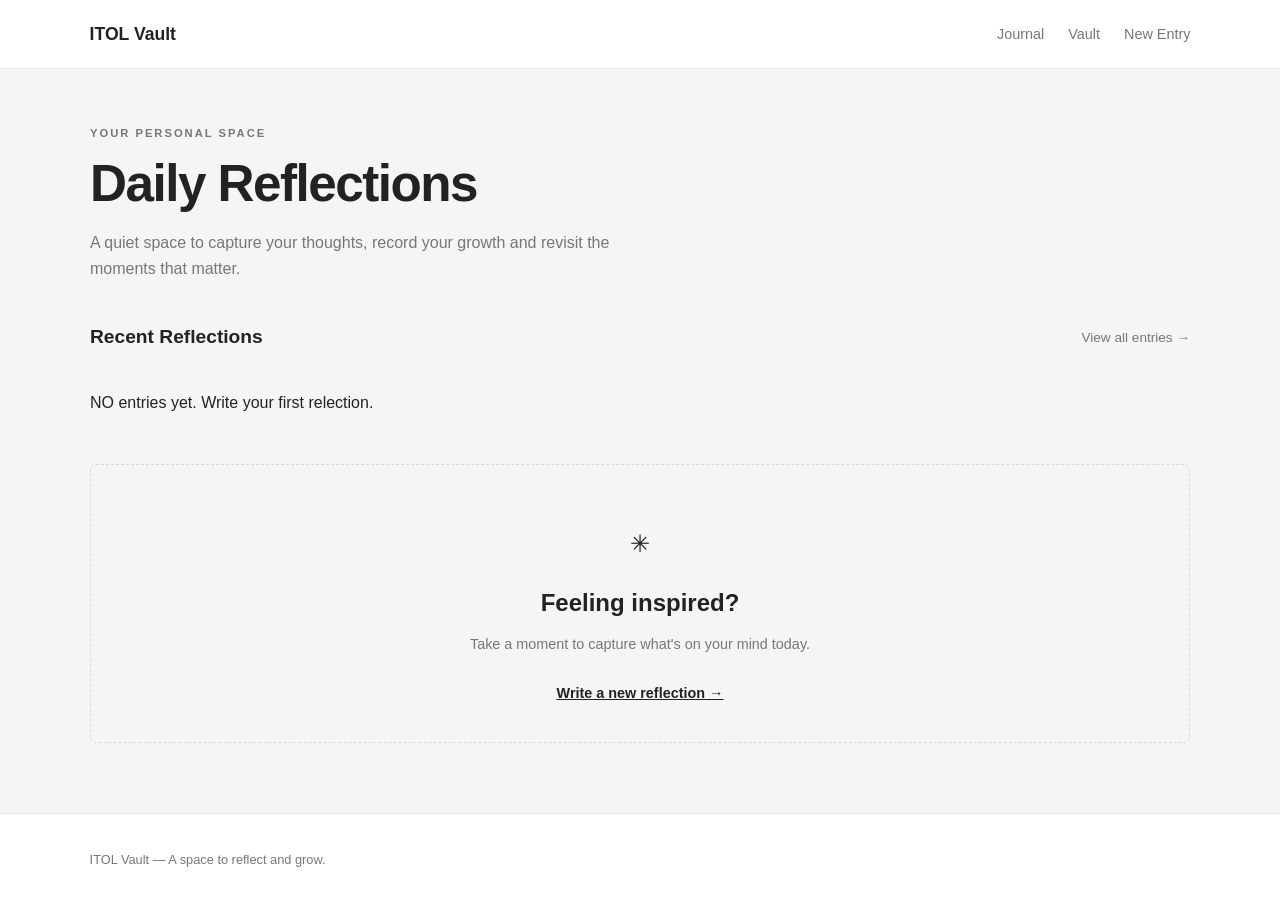
<file: index.html>
<!DOCTYPE html>
<html lang="en">
<head>
  <meta charset="UTF-8">
  <meta name="viewport" content="width=device-width, initial-scale=1.0">
  <meta name="description" content="A personal space for recording and revisiting daily reflections.">
  <title>ITOL Vault | Daily Reflections</title>
  <link rel="stylesheet" href="style.css">
  <script src="app.js" defer></script>
</head>
<body>

<header class="site-header">
  <a class="brand" href="index.html">ITOL Vault</a>

  <button
    class="menu-toggle"
    id="menuToggle"
    type="button"
    aria-label="Open navigation menu"
    aria-expanded="false"
    aria-controls="mainNavigation"
  >
    <span></span>
    <span></span>
    <span></span>
  </button>

  <nav id="mainNavigation" aria-label="Main navigation">
    <a href="index.html">Journal</a>
    <a href="vault.html">Vault</a>
    <a href="new-entry.html">New Entry</a>
  </nav>
</header>


  <main class="container">
    <section class="intro">
      <p class="eyebrow">YOUR PERSONAL SPACE</p>
      <h1>Daily Reflections</h1>
      <p>A quiet space to capture your thoughts, record your growth and revisit the moments that matter.</p>
    </section>

    <section class="entries-section" aria-labelledby="entries-heading">
      <div class="section-heading">
        <h2 id="entries-heading">Recent Reflections</h2>
        <a href="vault.html">View all entries →</a>
      </div>


<div id="recentEntries" class="entries-grid">
</div>

    </section>

    <section class="inspiration">
      <p class="inspiration-icon" aria-hidden="true">✳</p>
      <h2>Feeling inspired?</h2>
      <p>Take a moment to capture what's on your mind today.</p>
      <a href="new-entry.html">Write a new reflection →</a>
    </section>
  </main>

  <footer class="site-footer">
    <p>ITOL Vault — A space to reflect and grow.</p>
  </footer>
</body>
</html>
</file>
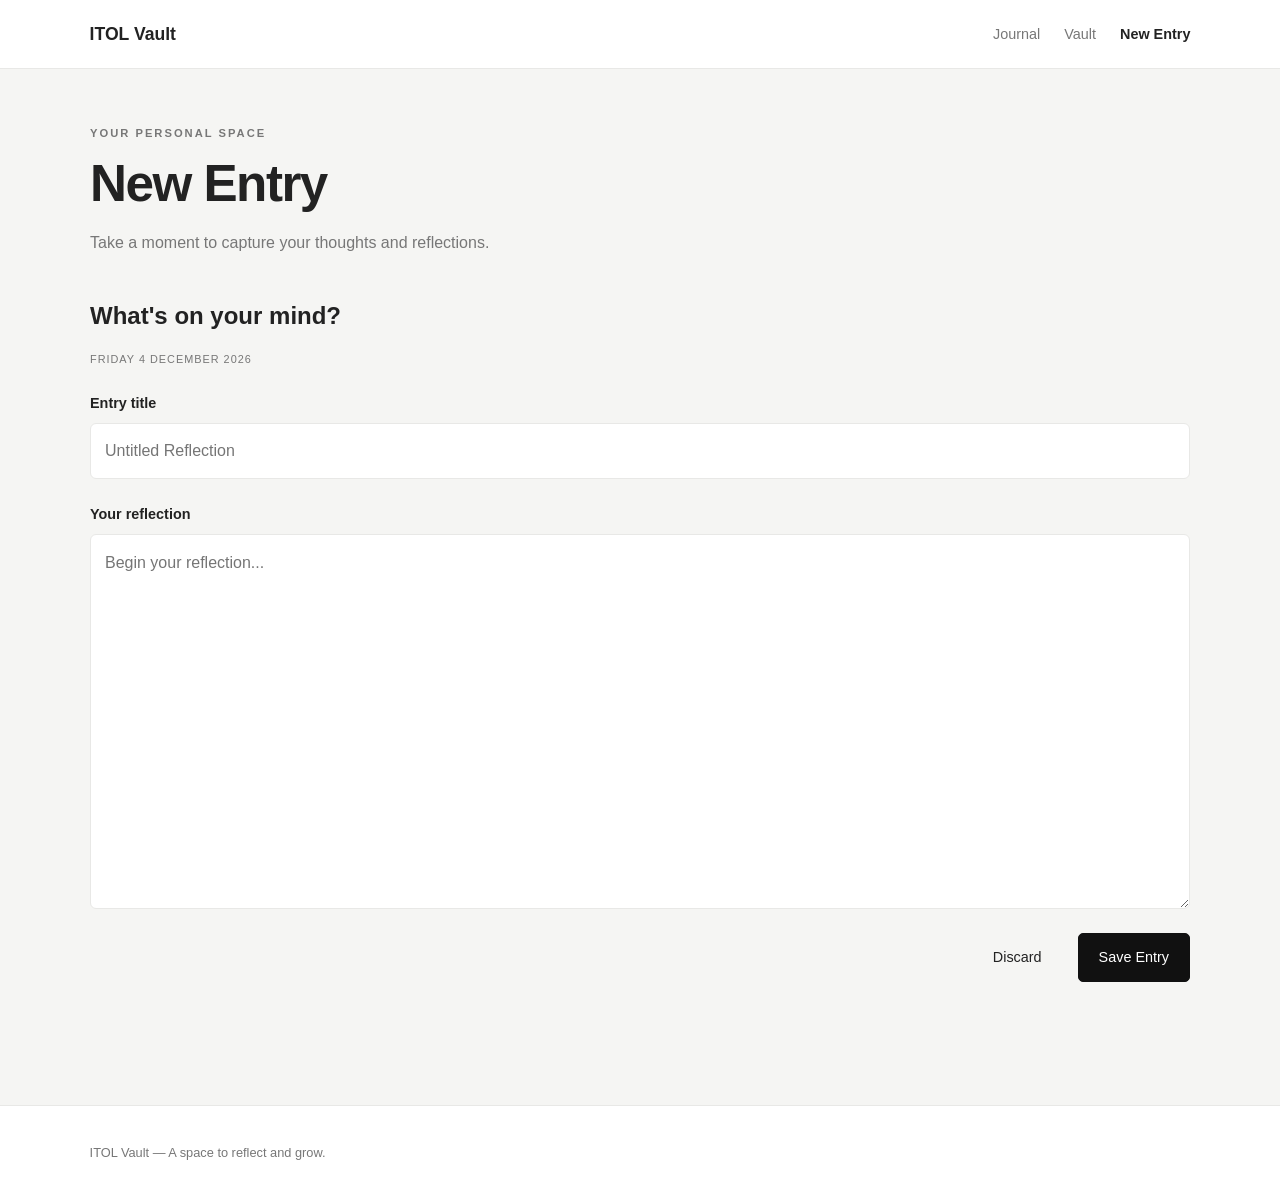
<file: new-entry.html>
<!doctype html>
<html lang="en">
  <head>
    <meta charset="UTF-8" />
    <meta name="viewport" content="width=device-width, initial-scale=1.0" />
    <meta
      name="description"
      content="Create a new personal journal entry in ITOL Vault."
    />
    <title>New Entry | ITOL Vault</title>
    <link rel="stylesheet" href="style.css" />
    <script src="app.js" defer></script>
  </head>
  <body>

<header class="site-header">
  <a class="brand" href="index.html">ITOL Vault</a>

  <button
    class="menu-toggle"
    id="menuToggle"
    type="button"
    aria-label="Open navigation menu"
    aria-expanded="false"
    aria-controls="mainNavigation"
  >
    <span></span>
    <span></span>
    <span></span>
  </button>

  <nav id="mainNavigation" aria-label="Main navigation">
    <a href="index.html">Journal</a>
    <a href="vault.html">Vault</a>
    <a href="new-entry.html" aria-current="page">New Entry</a>
  </nav>
</header>


    <main class="container">
      <section class="intro">
        <p class="eyebrow">YOUR PERSONAL SPACE</p>
        <h1>New Entry</h1>
        <p>Take a moment to capture your thoughts and reflections.</p>
      </section>

      <section aria-labelledby="entry-form-heading">
        <h2 id="entry-form-heading">What's on your mind?</h2>

        <form id="entryForm">
          <p class="entry-date" id="entryDate"></p>

          <div class="form-field">
            <label for="entryTitle">Entry title</label>
            <input
              type="text"
              id="entryTitle"
              name="title"
              placeholder="Untitled Reflection"
              required
            />
          </div>

          <div class="form-field">
            <label for="entryBody">Your reflection</label>
            <textarea
              id="entryBody"
              name="body"
              rows="12"
              placeholder="Begin your reflection..."
              required
            ></textarea>
          </div>

          <div class="form-actions">
            <a class="secondary-button" href="index.html">Discard</a>

            <button class="primary-button" id="saveEntryButton" type="submit">
              Save Entry
            </button>
          </div>

          <p id="formMessage" role="status" aria-live="polite"></p>
        </form>
      </section>
    </main>

    <footer class="site-footer">
      <p>ITOL Vault — A space to reflect and grow.</p>
    </footer>
  </body>
</html>
</file>
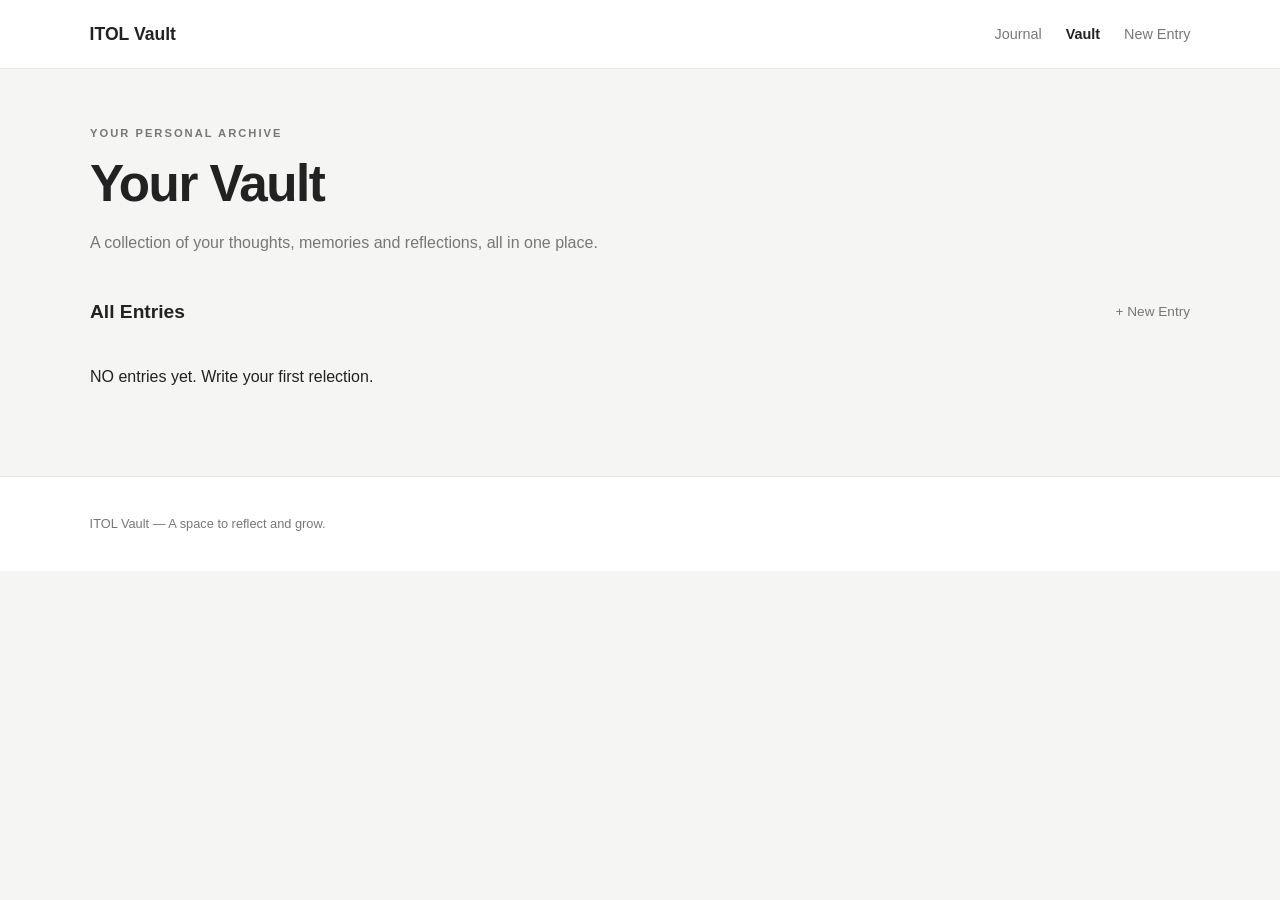
<file: vault.html>
<!DOCTYPE html>
<html lang="en">
<head>
  <meta charset="UTF-8">
  <meta name="viewport" content="width=device-width, initial-scale=1.0">
  <meta name="description" content="Browse all your saved reflections in ITOL Vault.">
  <title>Your Vault | ITOL Vault</title>
  <link rel="stylesheet" href="style.css">
  <script src="app.js" defer></script>
</head>
<body>

<header class="site-header">
  <a class="brand" href="index.html">ITOL Vault</a>

  <button
    class="menu-toggle"
    id="menuToggle"
    type="button"
    aria-label="Open navigation menu"
    aria-expanded="false"
    aria-controls="mainNavigation"
  >
    <span></span>
    <span></span>
    <span></span>
  </button>

  <nav id="mainNavigation" aria-label="Main navigation">
    <a href="index.html">Journal</a>
    <a href="vault.html" aria-current="page">Vault</a>
    <a href="new-entry.html">New Entry</a>
  </nav>
</header>


  <main class="container">
    <section class="intro">
      <p class="eyebrow">YOUR PERSONAL ARCHIVE</p>
      <h1>Your Vault</h1>
      <p>A collection of your thoughts, memories and reflections, all in one place.</p>
    </section>

    <section class="entries-section" aria-labelledby="vault-heading">
      <div class="section-heading">
        <h2 id="vault-heading">All Entries</h2>
        <a href="new-entry.html">+ New Entry</a>
      </div>


<div id="allEntries" class="entries-grid"></div>

    </section>
  </main>

  <footer class="site-footer">
    <p>ITOL Vault — A space to reflect and grow.</p>
  </footer>
</body>
</html>
</file>
<file: style.css>
/* ========================================
   1. DESIGN VARIABLES
======================================== */

:root {
  --background: #f5f5f3;
  --surface: #ffffff;
  --text: #222222;
  --muted: #777777;
  --border: #e8e8e6;
  --accent: #111111;
}

/* ========================================
   2. GLOBAL RESET
======================================== */

* {
  box-sizing: border-box;
}

body {
  margin: 0;
  background: var(--background);
  color: var(--text);
  font-family: Arial, Helvetica, sans-serif;
  line-height: 1.6;
}

/* ========================================
   3. BASIC ELEMENTS
======================================== */

a {
  color: inherit;
}

button,
input,
textarea {
  font: inherit;
}



/* ========================================
   4. HEADER AND NAVIGATION
======================================== */

.site-header {
  display: flex;
  justify-content: space-between;
  align-items: center;
  gap: 24px;
  padding: 20px 7%;
  background: var(--surface);
  border-bottom: 1px solid var(--border);
}

.brand {
  color: var(--text);
  font-size: 1.1rem;
  font-weight: 700;
  text-decoration: none;
}

nav {
  display: flex;
  flex-wrap: wrap;
  gap: 24px;
}

nav a {
  color: var(--muted);
  font-size: 0.9rem;
  text-decoration: none;
  transition: color 0.2s ease;
}

nav a:hover,
nav a[aria-current="page"] {
  color: var(--text);
}

nav a[aria-current="page"] {
  font-weight: 700;
}


/* ========================================
   5. PAGE LAYOUT AND TYPOGRAPHY
======================================== */

.container {
  width: min(1100px, 86%);
  margin: 56px auto;
}

.intro {
  max-width: 620px;
  margin-bottom: 44px;
}

.eyebrow {
  color: var(--muted);
  font-size: 0.7rem;
  letter-spacing: 2px;
  font-weight: 700;
}

.intro h1 {
  margin: 12px 0;
  font-size: clamp(2rem, 5vw, 3.2rem);
  line-height: 1.15;
  letter-spacing: -1.5px;
}

.intro > p:last-child {
  color: var(--muted);
  max-width: 540px;
}

h2 {
  line-height: 1.3;
}

p {
  overflow-wrap: anywhere;
}



/* ========================================
   6. JOURNAL ENTRIES AND CARDS
======================================== */

.section-heading {
  display: flex;
  justify-content: space-between;
  align-items: center;
  gap: 16px;
  margin-bottom: 24px;
}

.section-heading h2 {
  margin: 0;
  font-size: 1.2rem;
}

.section-heading a {
  color: var(--muted);
  font-size: 0.85rem;
  text-decoration: none;
}

.section-heading a:hover {
  color: var(--text);
}

.entries-grid {
  display: grid;
  grid-template-columns: repeat(3, minmax(0, 1fr));
  gap: 20px;
  align-items: stretch;
}

.entry-card {
  min-width: 0;
  padding: 24px;
  background: var(--surface);
  border: 1px solid var(--border);
  border-radius: 6px;
}

.entry-card h3 {
  margin: 10px 0;
  font-size: 1.1rem;
  line-height: 1.4;
}

.entry-date {
  margin: 0;
  color: var(--muted);
  font-size: 0.68rem;
  letter-spacing: 1px;
  text-transform: uppercase;
}

.entry-card .entry-summary {
  margin-bottom: 0;
  color: var(--muted);
  font-size: 0.9rem;
  overflow-wrap: anywhere;
}

.entry-card:first-child {
  grid-column: span 2;
}



/* ========================================
   7. FORM AND BUTTONS
======================================== */

#entryForm {
  display: flex;
  flex-direction: column;
  gap: 24px;
}

.form-field {
  display: flex;
  flex-direction: column;
  gap: 8px;
}

.form-field label {
  font-size: 0.9rem;
  font-weight: 700;
}

#entryTitle,
#entryBody {
  width: 100%;
  padding: 14px;
  border: 1px solid var(--border);
  border-radius: 6px;
  background: var(--surface);
  color: var(--text);
  font: inherit;
}

#entryTitle:focus,
#entryBody:focus {
  outline: 2px solid #888888;
  outline-offset: 2px;
}

#entryBody {
  min-height: 240px;
  resize: vertical;
  line-height: 1.8;
}

.form-actions {
  display: flex;
  justify-content: flex-end;
  align-items: center;
  gap: 16px;
  flex-wrap: wrap;
}

.primary-button {
  display: inline-block;
  padding: 12px 20px;
  border: 1px solid var(--accent);
  border-radius: 5px;
  background: var(--accent);
  color: #ffffff;
  font-size: 0.9rem;
  text-decoration: none;
  cursor: pointer;
}

.primary-button:hover {
  background: #333333;
}

.secondary-button {
  display: inline-block;
  padding: 12px 20px;
  color: var(--text);
  font-size: 0.9rem;
  text-decoration: none;
}

.secondary-button:hover {
  text-decoration: underline;
}

#formMessage {
  color: var(--muted);
  font-size: 0.9rem;
}



/* ========================================
   8. INSPIRATION SECTION
======================================== */

.inspiration {
  margin-top: 32px;
  padding: 36px 20px;
  border: 1px dashed #d9d9d6;
  border-radius: 6px;
  text-align: center;
}

.inspiration-icon {
  font-size: 1.5rem;
}

.inspiration h2 {
  margin-bottom: 4px;
}

.inspiration > p:not(.inspiration-icon) {
  color: var(--muted);
  font-size: 0.9rem;
}

.inspiration a {
  display: inline-block;
  margin-top: 12px;
  color: var(--text);
  font-weight: 700;
  font-size: 0.9rem;
}



/* ========================================
   9. FOOTER
======================================== */

.site-footer {
  margin-top: 70px;
  padding: 24px 7%;
  background: var(--surface);
  border-top: 1px solid var(--border);
  color: var(--muted);
  font-size: 0.8rem;
}



/* ========================================
   10. RESPONSIVE DESIGN
======================================== */

@media (max-width: 800px) {
  .entries-grid {
    grid-template-columns: repeat(2, minmax(0, 1fr));
  }

  .entry-card:first-child {
    grid-column: span 2;
  }
}

@media (max-width: 550px) {
  .site-header {
    flex-direction: column;
    align-items: flex-start;
  }

  nav {
    gap: 16px;
  }

  .container {
    width: 90%;
    margin-top: 36px;
  }

  .entries-grid {
    grid-template-columns: 1fr;
  }

  .entry-card:first-child {
    grid-column: auto;
  }

  .section-heading {
    align-items: flex-start;
    flex-direction: column;
  }

  .form-actions {
    align-items: stretch;
    flex-direction: column-reverse;
  }

  .form-actions .primary-button,
  .form-actions .secondary-button {
    text-align: center;
  }

  .inspiration {
    padding: 28px 16px;
  }
}


/* Hamburger menu button */

.menu-toggle {
  display: none;
  width: 44px;
  height: 44px;
  padding: 10px;
  border: 1px solid var(--border);
  border-radius: 6px;
  background: var(--surface);
  cursor: pointer;
}

.menu-toggle span {
  display: block;
  height: 2px;
  margin: 4px 0;
  background: var(--text);
}

/* Mobile navigation */

@media (max-width: 550px) {
  .site-header {
    position: relative;
    flex-direction: row;
    align-items: center;
    justify-content: space-between;
    flex-wrap: wrap;
  }

  .menu-toggle {
    display: block;
  }

  .site-header nav {
    display: none;
    flex-basis: 100%;
    flex-direction: column;
    gap: 0;
    padding-top: 12px;
  }

  .site-header nav.is-open {
    display: flex;
  }

  .site-header nav a {
    padding: 12px 0;
    border-top: 1px solid var(--border);
  }
}
</file>
